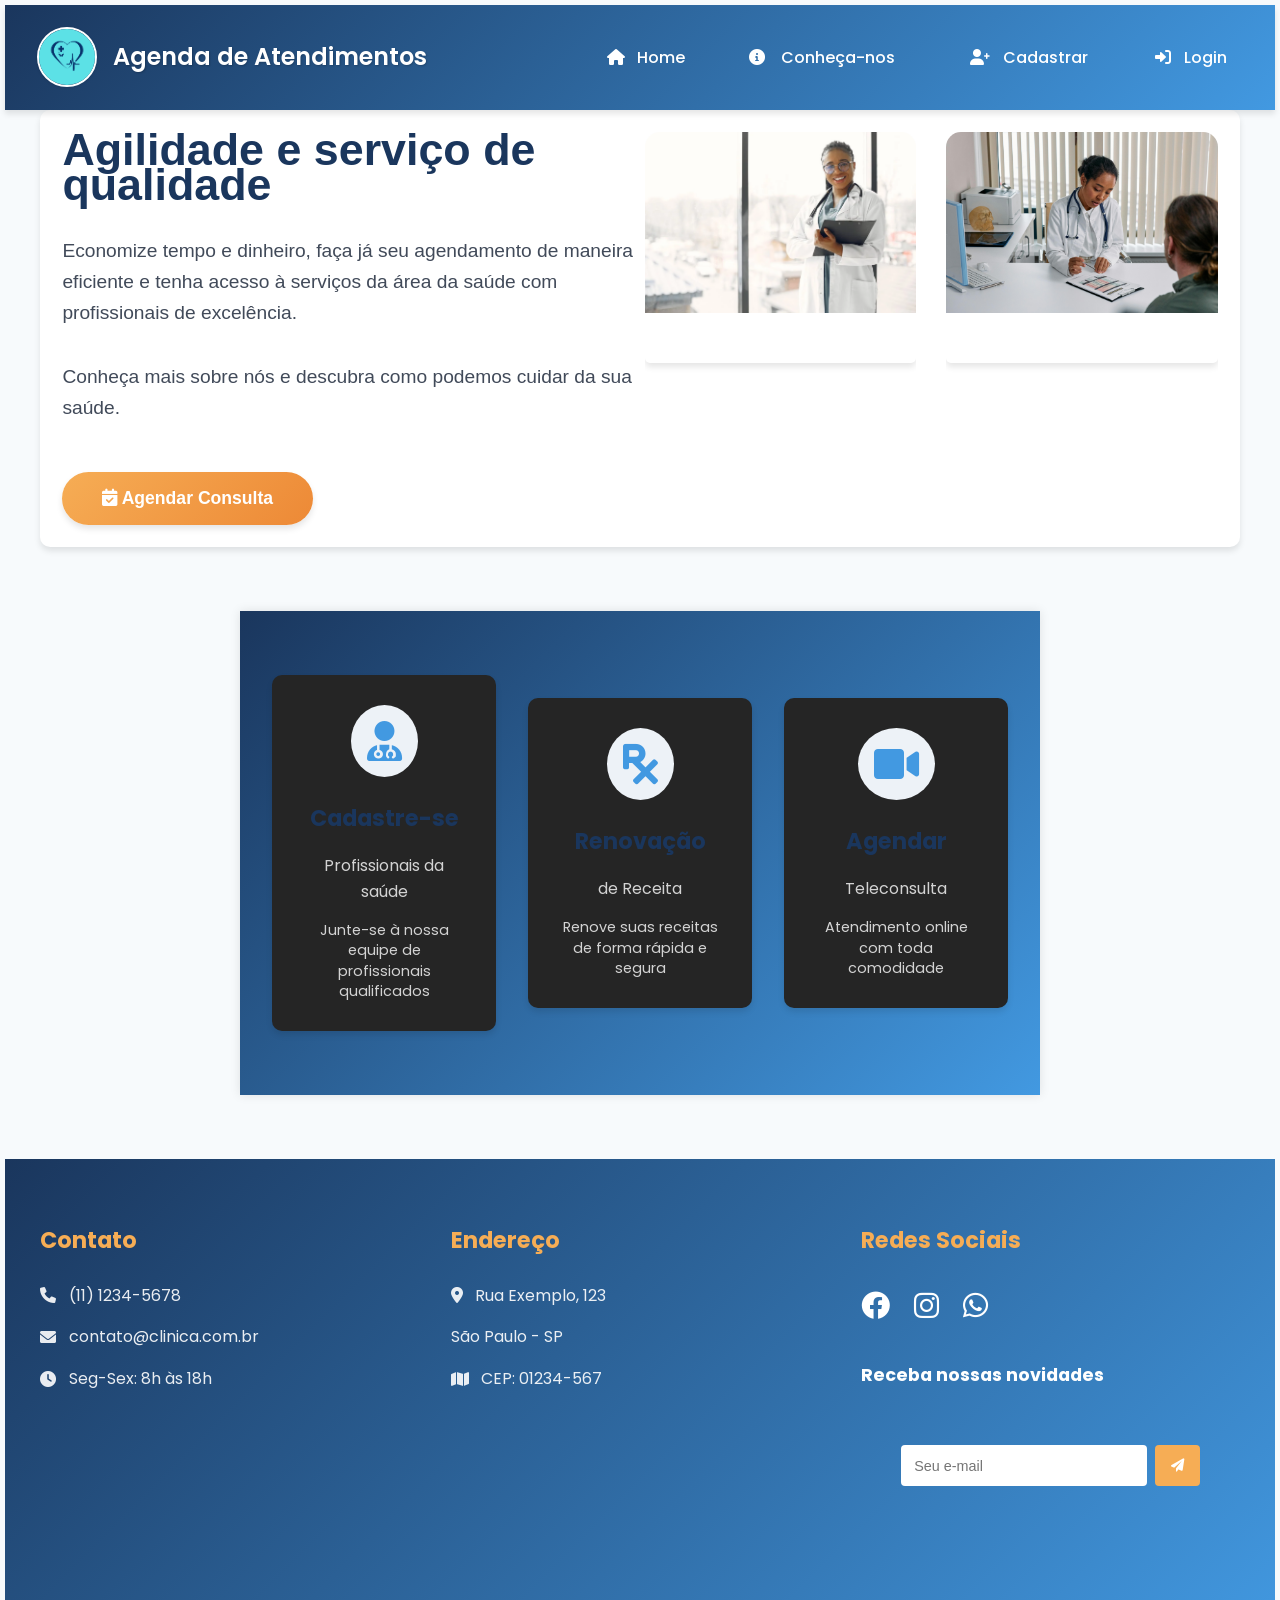
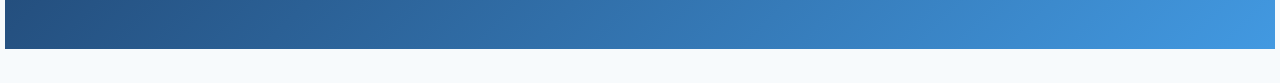
<file: Index.html>
<!DOCTYPE html>
<html lang="pt-BR">

<head>
    <meta charset="UTF-8">
    <meta name="viewport" content="width=device-width, initial-scale=1.0">
    <meta name="description" content="Agenda Online - Agende suas consultas médicas de forma rápida e eficiente">
    <title>Agenda Online - Sua Saúde em Primeiro Lugar</title>
    <link rel="stylesheet" href="css/styles.css">
    <link rel="stylesheet" href="https://cdnjs.cloudflare.com/ajax/libs/font-awesome/6.0.0/css/all.min.css">
    <link href="https://fonts.googleapis.com/css2?family=Poppins:wght@300;400;500;600;700&display=swap" rel="stylesheet">
    <style>
        .reveal {
            opacity: 0;
            transform: translateY(50px);
            /* Aqui você ajusta a duração da animação (1s = 1 segundo) */
            /* Pode mudar para valores como 0.5s (mais rápido) ou 2s (mais lento) */
            transition: all 2s ease;
        }

        .reveal.active {
            opacity: 1;
            transform: translateY(0);
        }

        /* Aqui você ajusta o tempo de espera entre cada elemento */
        .reveal-delay-1 {
            /* 0.2s = espera 0.2 segundos para começar */
            transition-delay: 0.4s;
        }

        .reveal-delay-2 {
            /* 0.4s = espera 0.4 segundos para começar */
            transition-delay: 0.6s;
        }

        .reveal-delay-3 {
            /* 0.6s = espera 0.6 segundos para começar */
            transition-delay: 0.8s;
        }
    </style>
</head>

<body>

    <header id="cabecalho">
        <div id="logo">
            <img src="img/Logotipo Clínica Médica Azul e Laranja .png" alt="logotipo inicial">
            <h1 id="logo1">Agenda de Atendimentos</h1>
        </div>
        <nav>
            <ul id="main">
                <li>
                    <a href="index.html" id="decoration">
                        <i class="fas fa-home"></i> Home
                        <div class="tooltip">Página inicial da clínica</div>
                    </a>
                </li>
                <li>
                    <a href="/index1.html" id="decoration">
                        <i class="fas fa-info-circle"></i> Conheça-nos
                        <div class="tooltip">Saiba mais sobre nossa clínica</div>
                    </a>
                </li>
                <li>
                    <a href="cadastro.html" id="decoration">
                        <i class="fas fa-user-plus"></i> Cadastrar
                        <div class="tooltip">Crie sua conta agora</div>
                    </a>
                </li>
                <li>
                    <a href="login.html" id="decoration">
                        <i class="fas fa-sign-in-alt"></i> Login
                        <div class="tooltip_login">Acesse sua conta</div>
                    </a>
                </li>
            </ul>
        </nav>
    </header>

    <main>
        <section class="folder reveal">
            <div class="conteudo">
                <div class="textos">
                    <h1 class="folder_h1">Agilidade e serviço de qualidade</h1>
                    <p class="folder_texto">Economize tempo e dinheiro, faça já seu agendamento de maneira eficiente e tenha acesso à serviços da área da saúde com profissionais de excelência.</p>
                    <p class="folder_texto">Conheça mais sobre nós e descubra como podemos cuidar da sua saúde.</p>
                    <button class="cta-button">
                        <i class="fas fa-calendar-check"></i> Agendar Consulta
                    </button>
                </div>
            </div>
            <div class="fotos_nav">
                <div class="foto-container reveal reveal-delay-1">
                    <img src="img/foto01.webp" alt="foto da médica" class="um">
                    <div class="foto-overlay">
                        <i class="fas fa-search-plus"></i>
                    </div>
                </div>
                <div class="foto-container reveal reveal-delay-2">
                    <img src="img/foto02.jpg" alt="foto da clínica" class="um">
                    <div class="foto-overlay">
                        <i class="fas fa-search-plus"></i>
                    </div>
                </div>
            </div>
        </section>

        <section class="servicos">
            <a href="cadastro.html" class="plantao reveal reveal-delay-1">
                <i class="fas fa-user-md"></i>
                <h3>Cadastre-se</h3>
                <p>Profissionais da saúde</p>
                <span class="servico-desc">Junte-se à nossa equipe de profissionais qualificados</span>
            </a>
            <a href="#" class="renovacao reveal reveal-delay-2">
                <i class="fas fa-prescription"></i>
                <h3>Renovação</h3>
                <p>de Receita</p>
                <span class="servico-desc">Renove suas receitas de forma rápida e segura</span>
            </a>
            <a href="catalogo.html" class="teleconsulta reveal reveal-delay-3">
                <i class="fas fa-video"></i>
                <h3>Agendar</h3>
                <p>Teleconsulta</p>
                <span class="servico-desc">Atendimento online com toda comodidade</span>
            </a>
        </section>
    </main>

    <footer class="footer reveal">
        <div class="footer-content">
            <div class="footer-section reveal reveal-delay-1">
                <h3>Contato</h3>
                <p><i class="fas fa-phone"></i> (11) 1234-5678</p>
                <p><i class="fas fa-envelope"></i> contato@clinica.com.br</p>
                <p><i class="fas fa-clock"></i> Seg-Sex: 8h às 18h</p>
            </div>
            <div class="footer-section reveal reveal-delay-2">
                <h3>Endereço</h3>
                <p><i class="fas fa-map-marker-alt"></i> Rua Exemplo, 123</p>
                <p>São Paulo - SP</p>
                <p><i class="fas fa-map"></i> CEP: 01234-567</p>
            </div>
            <div class="footer-section reveal reveal-delay-3">
                <h3>Redes Sociais</h3>
                <div class="social-links">
                    <a href="#" title="Facebook"><i class="fab fa-facebook"></i></a>
                    <a href="#" title="Instagram"><i class="fab fa-instagram"></i></a>
                    <a href="#" title="WhatsApp"><i class="fab fa-whatsapp"></i></a>
                </div>
                <div class="newsletter">
                    <h4>Receba nossas novidades</h4>
                    <form class="newsletter-form">
                        <input type="email" placeholder="Seu e-mail">
                        <button type="submit"><i class="fas fa-paper-plane"></i></button>
                    </form>
                </div>
            </div>
        </div>
        <div class="footer-bottom reveal">
            <p>&copy; 2024 Agenda Online. Todos os direitos reservados.</p>
        </div>
    </footer>

    <script>
        function reveal() {
            var reveals = document.querySelectorAll('.reveal');
            
            reveals.forEach(element => {
                var windowHeight = window.innerHeight;
                var elementTop = element.getBoundingClientRect().top;
                var elementVisible = 150;
                
                if (elementTop < windowHeight - elementVisible) {
                    element.classList.add('active');
                }
            });
        }

        window.addEventListener('scroll', reveal);
        // Para garantir que os elementos visíveis inicialmente também sejam animados
        window.addEventListener('load', reveal);
    </script>

</body>

</html>
</file>
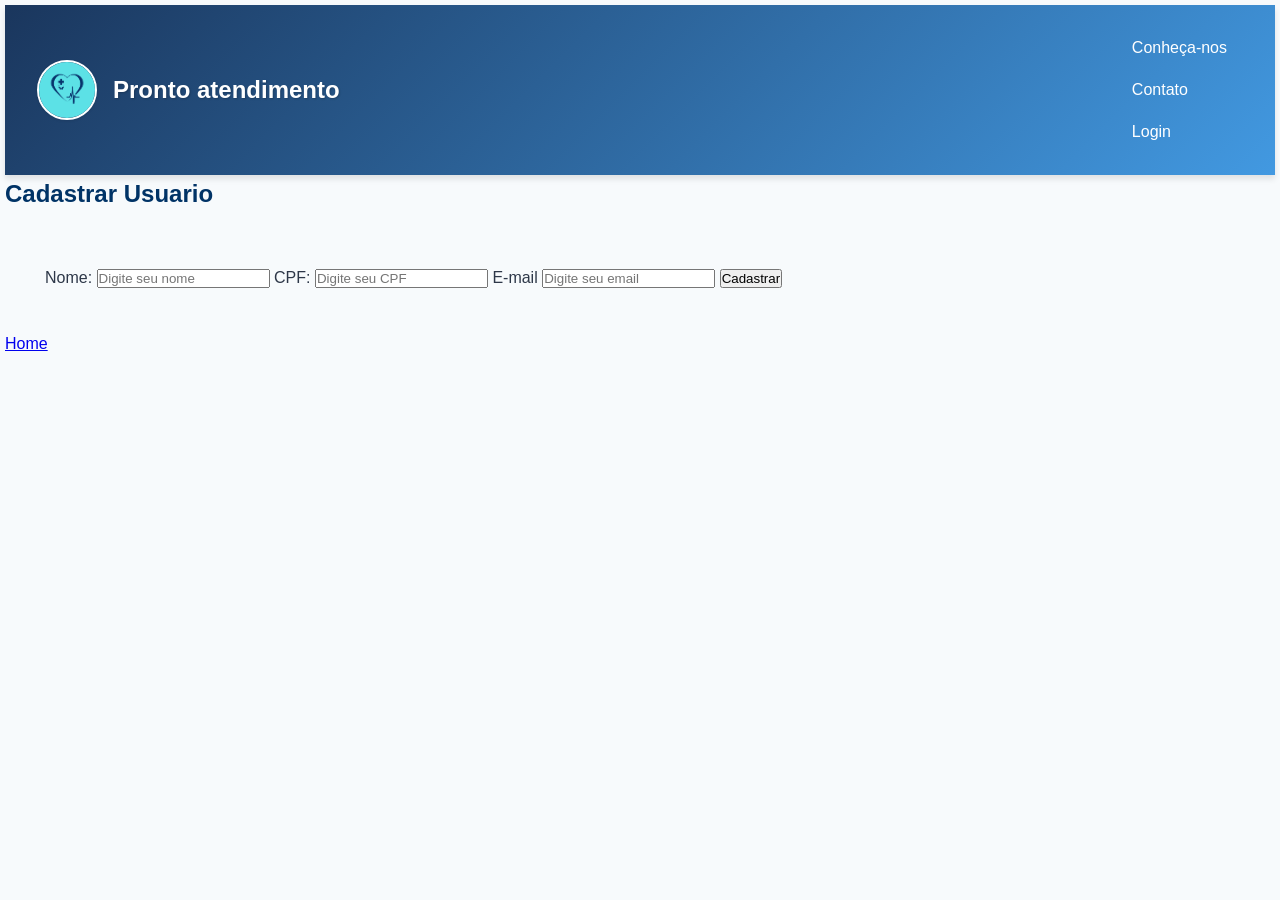
<file: index2.html>
<!DOCTYPE html>
<html lang="pt-br">
<head>
    <meta charset="UTF-8">
    <meta name="viewport" content="width=device-width, initial-scale=1.0">
    <title>Clinica 24hrs</title>
    <link rel="stylesheet" href="/css/styles.css">
</head>
<body>
    <div id="cabecalho">
        <div id="logo">
            <img src="/img/Logotipo Clínica Médica Azul e Laranja .png" alt="logotipo inicial">
                <h1 id="logo1">Pronto atendimento</h1>
        </div>
        <nav id="main">
            <ul>
                <li id="conheca-nos"><a href="index1.html" id="decoration" >Conheça-nos
                    <div class="tooltip">Mais detalhes sobre o Item Conheça-nos.</div>
                </a>
                </li>

                <li><a href="index2.html" id="decoration" >Contato</a>
                    <div class="tooltip">Mais detalhes sobre o Item Contato.</div>
                </li>
                                
                
                <li><a href="login.html" id="decoration">Login
                    <div class="tooltip">Mais detalhes sobre o Item 3.</div></a>
                </li>
            </ul>        
        </nav>    
    </div>
    <h2 class="cad">Cadastrar Usuario</h2>
            <form id="form" action="usuario.php" method="POST">
                <label id="label"for="nome">Nome:</label>
                <input type="text"name="nome"placeholder="Digite seu nome">

                <label id="label"for="cpf">CPF:</label>
                <input type="text"name="cpf"placeholder="Digite seu CPF">

                <label id="label"for="email">E-mail</label>
                <input type="text"name="email"placeholder="Digite seu email">

                <button type="submit">Cadastrar</button>

            </form>
    
    </div>    
    <a href="/index.html">Home</a>
</body>
</html>
</file>
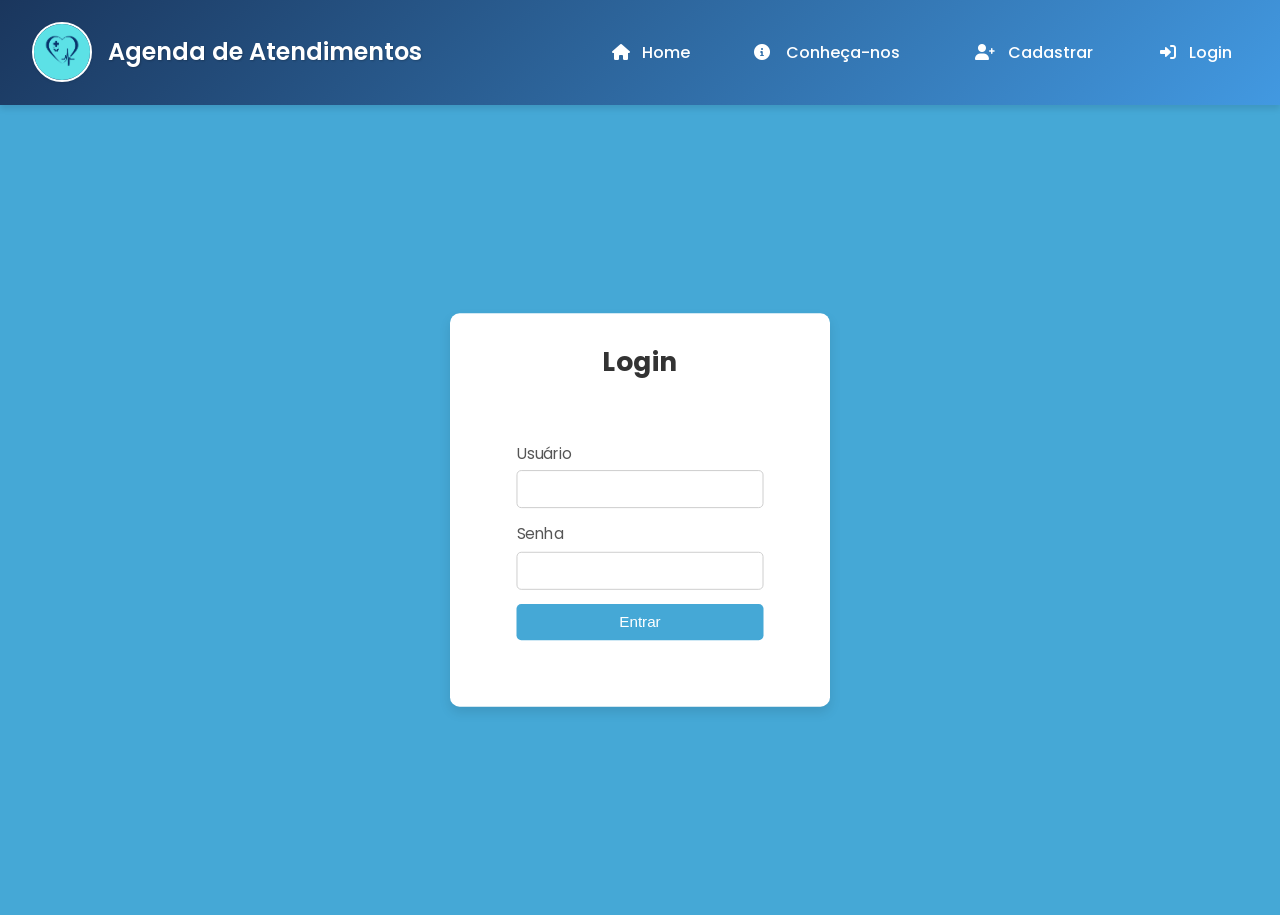
<file: login.html>
<!DOCTYPE html>
<html lang="pt-BR">

<head>
    <meta charset="UTF-8">
    <meta name="viewport" content="width=device-width, initial-scale=1.0">
    <meta name="description" content="Agenda Online - Agende suas consultas médicas de forma rápida e eficiente">
    <title>Login - Agenda Online</title>
    <link rel="stylesheet" href="css/styles.css">
    <link rel="stylesheet" href="https://cdnjs.cloudflare.com/ajax/libs/font-awesome/6.0.0/css/all.min.css">
    <link href="https://fonts.googleapis.com/css2?family=Poppins:wght@300;400;500;600;700&display=swap" rel="stylesheet">
    <style>
        body {
            margin: 0;
            padding: 0;
            overflow: hidden;
            height: 100vh;
        }

        .login-wrapper {
            display: flex;
            justify-content: center;
            align-items: center;
            height: calc(100vh - 90px);
            background-color: rgb(69, 168, 214);
            animation: background-animation 8s infinite alternate;
            padding: 20px;
            box-sizing: border-box;
        }

        @keyframes background-animation {
            0% {
                background-color: rgb(69, 168, 214);
            }
            100% {
                background-color: rgb(69, 168, 214);
            }
        }

        .login-container {
            width: 100%;
            max-width: 400px;
        }

        .login-box {
            background-color: #fff;
            padding: 30px;
            box-shadow: 0 6px 12px rgba(0, 0, 0, 0.1);
            border-radius: 10px;
            transform: scale(0.95);
            transition: transform 0.3s, box-shadow 0.3s;
        }

        .login-box:hover {
            transform: scale(1);
            box-shadow: 0 8px 16px rgba(0, 0, 0, 0.15);
        }

        h2 {
            text-align: center;
            margin-bottom: 20px;
            color: #333;
            font-size: 28px;
            animation: fade-in 1.2s ease-out;
        }

        @keyframes fade-in {
            from {
                opacity: 0;
                transform: translateY(-20px);
            }
            to {
                opacity: 1;
                transform: translateY(0);
            }
        }

        .input-group {
            margin-bottom: 15px;
            position: relative;
            animation: slide-in 1.5s ease-out;
        }

        @keyframes slide-in {
            from {
                opacity: 0;
                transform: translateX(-20px);
            }
            to {
                opacity: 1;
                transform: translateX(0);
            }
        }

        .login-box label {
            display: block;
            margin-bottom: 5px;
            color: #555;
        }

        .login-box input[type="text"],
        .login-box input[type="password"] {
            width: 100%;
            padding: 10px;
            border: 1px solid #ccc;
            border-radius: 5px;
            font-size: 16px;
            transition: border-color 0.3s;
            box-sizing: border-box;
        }

        .login-box input[type="text"]:focus,
        .login-box input[type="password"]:focus {
            border-color: #007bff;
            outline: none;
        }

        .login-button {
            width: 100%;
            padding: 10px;
            background-color: rgb(69, 168, 214);
            color: white;
            border: none;
            border-radius: 5px;
            font-size: 16px;
            cursor: pointer;
            transition: background-color 0.3s, box-shadow 0.3s;
        }

        .login-button:hover {
            background-color: #7edff0;
            box-shadow: 0 4px 8px rgba(0, 0, 0, 0.2);
        }

        @media (max-width: 500px) {
            .login-box {
                padding: 20px;
            }

            h2 {
                font-size: 24px;
            }

            .login-button {
                padding: 12px;
                font-size: 18px;
            }
        }
    </style>
</head>

<body>
    <header id="cabecalho">
        <div id="logo">
            <img src="img/Logotipo Clínica Médica Azul e Laranja .png" alt="logotipo inicial">
            <h1 id="logo1">Agenda de Atendimentos</h1>
        </div>
        <nav>
            <ul id="main">
                <li>
                    <a href="index.html" id="decoration">
                        <i class="fas fa-home"></i> Home
                        <div class="tooltip">Página inicial da clínica</div>
                    </a>
                </li>
                <li>
                    <a href="/index1.html" id="decoration">
                        <i class="fas fa-info-circle"></i> Conheça-nos
                        <div class="tooltip">Saiba mais sobre nossa clínica</div>
                    </a>
                </li>
                <li>
                    <a href="cadastro.html" id="decoration">
                        <i class="fas fa-user-plus"></i> Cadastrar
                        <div class="tooltip">Crie sua conta agora</div>
                    </a>
                </li>
                <li>
                    <a href="login.html" id="decoration">
                        <i class="fas fa-sign-in-alt"></i> Login
                        <div class="tooltip_login">Acesse sua conta</div>
                    </a>
                </li>
            </ul>
        </nav>
    </header>

    <div class="login-wrapper">
        <div class="login-container">
            <div class="login-box">
                <h2>Login</h2>
                <form>
                    <div class="input-group">
                        <label for="username">Usuário</label>
                        <input type="text" id="username" name="username" required>
                    </div>
                    <div class="input-group">
                        <label for="password">Senha</label>
                        <input type="password" id="password" name="password" required>
                    </div>
                    <button type="submit" class="login-button">Entrar</button>
                </form>
            </div>
        </div>
    </div>
</body>
</html>
</file>
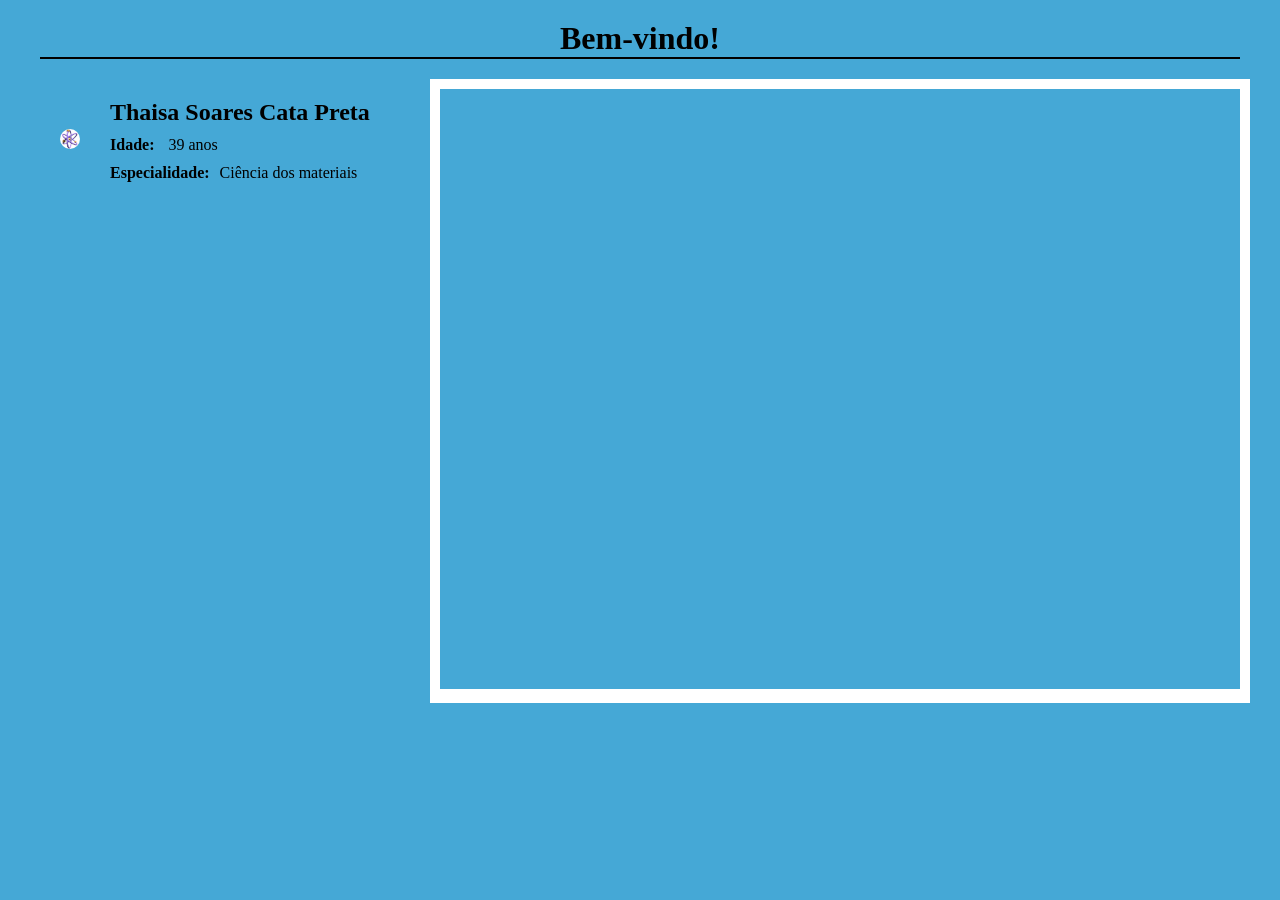
<file: perfil.html>
<!DOCTYPE html>
<html lang="en">
<head>
    <meta charset="UTF-8">
    <meta name="viewport" content="width=device-width, initial-scale=1.0">
    <title>Document</title>
    <style>
        *{
            margin: 10px;
            background-color: rgb(69, 168, 214);
        }
            #titulo{
                text-align: center;
                border-bottom: 2px solid;
            }

            img{
                height: 100%;
                border-radius: 200px;
                width: 100%;
               
            }
            #dados{
                display: flex;
                align-items: center;
                flex-direction: row;
                justify-content: flex-start;
                width: 80%;
                height: 80%;
                padding-right: 10%;
            }
            main{
                display: flex;
                flex-direction: row;
                justify-content: space-between;
            }
            #nome{
                margin-left: 20px;
                width: 200%;
            }
            #dado{
                width: 200%;
            }
            #agenda{
                background-color: white;
                width: 80%;
                height: 80%;
                
            }

            
    </style>
</head>
<body>
    <header>
        <h1 id="titulo">Bem-vindo!</h1>
    </header>
    <main>
        <div id="dados">
        <div><img src="img/perfil.jfif" alt="Foto perfil átomo"></div>
        <div>
            <h2 id="nome">Thaisa Soares Cata Preta</h2>
            <p id="dado"><strong>Idade:</strong> 39 anos</p>
            <p id="dado"><strong>Especialidade:</strong>Ciência dos materiais</p>
        </div>
    </div>
    <div id="agenda">
        <iframe src="https://calendar.google.com/calendar/embed?src=agendathaisascp%40gmail.com&ctz=America%2FSao_Paulo" style="border: 0" width="800" height="600" frameborder="0" scrolling="no"></iframe>
    </div>
    </main>
    
</body>
</html>
</file>
<file: css/styles.css>
/* Variáveis de cores */
:root {
    --primary-color: #1a365d;
    --secondary-color: #4299e1;
    --accent-color: #f6ad55;
    --background-color: #f7fafc;
    --text-color: #2d3748;
    --light-gray: #edf2f7;
    --white: #ffffff;
    --gradient-primary: linear-gradient(135deg, #1a365d 0%, #4299e1 100%);
    --gradient-accent: linear-gradient(135deg, #f6ad55 0%, #ed8936 100%);
    --shadow-sm: 0 1px 3px rgba(0,0,0,0.1);
    --shadow-md: 0 4px 6px rgba(0,0,0,0.1);
    --shadow-lg: 0 10px 15px rgba(0,0,0,0.1);
}

/* Reset e estilos gerais */
* {
    padding: 0;
    margin: 0;
    box-sizing: border-box;
}

body {
    font-family: 'Poppins', 'Segoe UI', sans-serif;
    background-color: var(--background-color);
    color: var(--text-color);
    line-height: 1.6;
}

/* Cabeçalho */
#cabecalho {
    display: flex;
    justify-content: space-between;
    align-items: center;
    padding: 1.4rem 2rem;
    background: var(--gradient-primary);
    box-shadow: var(--shadow-md);
    position: sticky;
    top: 0;
    z-index: 1000;
}

#logo {
    display: flex;
    align-items: center;
    gap: 1rem;
}

#logo img {
    width: 60px;
    height: 60px;
    border-radius: 50%;
    object-fit: cover;
    border: 2px solid var(--white);
    box-shadow: var(--shadow-sm);
}

#logo1 {
    color: var(--white);
    font-size: 1.5rem;
    font-weight: 600;
    text-shadow: 1px 1px 2px rgba(0,0,0,0.2);
}

/* Menu de navegação */
#main {
    list-style-type: none;
    padding: 0;
    display: flex;
    justify-content: flex-end;
    align-items: center;
    margin-left: auto;
    gap: 1.5rem;
    width: auto;
}

nav {
    margin-left: auto;
    display: flex;
    align-items: center;
    width: auto;
}

#decoration {
    color: var(--white);
    text-decoration: none;
    font-weight: 500;
    padding: 0.5rem 1rem;
    border-radius: 4px;
    display: flex;
    align-items: center;
    gap: 0.5rem;
    transition: all 0.3s ease;
    padding-left: 1rem;
}

#decoration:hover {
    background-color: rgba(255,255,255,0.1);
    transform: translateY(-2px);
}

/* Ajuste dos ícones */
#decoration i {
    font-size: 1rem;
    margin-right: 0.3rem;
}

/* Tooltips */
.tooltip, .tooltip_login {
    display: none;
    position: absolute;
    background-color: var(--primary-color);
    color: var(--white);
    padding: 0.5rem 1rem;
    border-radius: 4px;
    font-size: 0.8rem;
    width: 200px;
    margin-top: 5px;
    z-index: 1;
}

/* Conteúdo principal */
.folder {
    display: flex;
    gap: 2rem;
    padding: 4rem 2rem;
    max-width: 1200px;
    margin: 0 auto;
    background: var(--white);
    border-radius: 10px;
    box-shadow: var(--shadow-md);
    margin-top: 2rem;
}

.textos {
    flex: 1;
}

.folder_h1 {
    font-size: 2.8rem;
    color: var(--primary-color);
    margin-bottom: 1.5rem;
    line-height: 1.2;
    font-weight: 700;
}

.folder_texto {
    font-size: 1.2rem;
    color: var(--text-color);
    margin-bottom: 1.5rem;
    opacity: 0.9;
}

/* Seção de serviços */
.servicos {
    display: flex;
    justify-content: center;
    gap: 2rem;
    padding: 4rem 2rem;
    background: var(--gradient-primary);
    margin-top: 4rem;
}

.servicos a {
    flex: 1;
    max-width: 300px;
    padding: 2.5rem;
    background: var(--white);
    color: var(--primary-color);
    text-decoration: none;
    border-radius: 15px;
    text-align: center;
    transition: all 0.3s ease;
    box-shadow: var(--shadow-md);
}

.servicos a:hover {
    transform: translateY(-10px);
    box-shadow: var(--shadow-lg);
}

.servicos a i {
    font-size: 2.5rem;
    margin-bottom: 1.5rem;
    color: var(--secondary-color);
    background: var(--light-gray);
    padding: 1rem;
    border-radius: 50%;
}

.servicos a h3 {
    font-size: 1.4rem;
    margin-bottom: 1rem;
    color: var(--primary-color);
}

.servicos a p {
    font-size: 1rem;
    opacity: 0.8;
}

/* Galeria de fotos */
.fotos_nav {
    display: flex;
    gap: 2rem;
}

.fotos_nav img {
    width: 300px;
    height: 200px;
    object-fit: cover;
    border-radius: 15px;
    box-shadow: var(--shadow-md);
    transition: all 0.3s ease;
}

.fotos_nav img:hover {
    transform: scale(1.05) rotate(2deg);
    box-shadow: var(--shadow-lg);
}

/* Responsividade */
@media (max-width: 1024px) {
    .folder {
        flex-direction: column;
        padding: 3rem 1.5rem;
    }
    
    .fotos_nav {
        justify-content: center;
    }
    
    .servicos {
        flex-direction: column;
        align-items: center;
        padding: 3rem 1.5rem;
    }
    
    .servicos a {
        width: 100%;
        max-width: 400px;
    }
}

@media (max-width: 768px) {
    #main {
        display: none;
    }
    
    #cabecalho {
        padding: 1rem;
    }
    
    .folder_h1 {
        font-size: 2.2rem;
    }
    
    .fotos_nav img {
        width: 100%;
        max-width: 300px;
    }
    
    .footer-content {
        flex-direction: column;
        align-items: center;
        text-align: center;
    }
}

/* GERAL */
* {
    padding: 0;
    margin: 0;
    box-sizing: border-box;
}

body {
    flex-wrap: wrap;
    margin: 5px;
}

#cabecalho {
    display: flex;
    justify-content: space-between;
    align-items: center;
    padding: 1.4rem 2rem;
    background: var(--gradient-primary);
    box-shadow: var(--shadow-md);
    position: sticky;
    top: 0;
    z-index: 1000;
}

#logo {
    display: flex;
    align-items: center;
    gap: 1rem;
}

#logo img {
    width: 60px;
    height: 60px;
    border-radius: 50%;
    object-fit: cover;
    border: 2px solid var(--white);
    box-shadow: var(--shadow-sm);
}

#logo1 {
    color: var(--white);
    font-size: 1.5rem;
    font-weight: 600;
    text-shadow: 1px 1px 2px rgba(0,0,0,0.2);
}

#decoration {
    color: var(--white);
    text-decoration: none;
    font-weight: 500;
    padding: 0.5rem 1rem;
    border-radius: 4px;
    width: auto;
    height: auto;
    display: flex;
    align-items: center;
    gap: 0.5rem;
    transition: all 0.3s ease;
}

#decoration:hover {
    background-color: rgba(255,255,255,0.1);
    transform: translateY(-2px);
}

.tooltip {
    display: none;
    position: absolute;
    top: 100%;
    left: 0;
    background-color: var(--primary-color);
    color: var(--white);
    padding: 0.5rem 1rem;
    border-radius: 4px;
    font-size: 0.8rem;
    width: 200px;
    margin-top: 5px;
    z-index: 1;
}

li:hover .tooltip {
    display: block;
}

.tooltip_login {
    display: none;
    position: absolute;
    top: 100%;
    right: 5px;
    background-color: var(--primary-color);
    color: var(--white);
    padding: 0.5rem 1rem;
    border-radius: 4px;
    font-size: 0.8rem;
    width: 200px;
    margin-top: 5px;
    z-index: 1;
}

li:hover .tooltip_login {
    display: block;
}

#decoration {
    padding-left: 3vh;
}

#main {
    display: flex;
    align-items: center;
    gap: 1.5rem;
    list-style: none;
}

#main li {
    position: relative;
    display: flex;
    align-items: center;
}

#decoration {
    color: var(--white);
    text-decoration: none;
    font-weight: 500;
    padding: 0.5rem 1rem;
    border-radius: 4px;
    transition: all 0.3s ease;
}

#decoration:hover {
    background-color: rgba(255,255,255,0.1);
    transform: translateY(-2px);
}

/* folder */
.folder {
    height: 100%;
    color: #fff;
    font-family: Helvetica;
    display: flex;
    grid-gap: 10px;
    margin: auto;
    max-width: auto;
    flex-direction: row;
    justify-content: space-between;
    width: 100%;
    padding: 1.4rem;
}

.textos {
    width: 100%;
    height: 50%;
}

.folder_p {
    padding-top: 20px;
    margin-bottom: 15px;
}

.folder_h1 {
    display: flex;
    width: 100%;
    line-height: 35px;
}

.folder_texto {
    padding-top: 10px;
}

/* SERVICOS */
.servicos {
    display: flex;
    justify-content: space-around;
    flex-wrap: wrap;
    width: 100%;
    align-items: center;
}

.servicos a {
    display: block;
    text-align: center;
    padding: 30px;
    background-color:rgb(37, 37, 37);
    color: white;
    border-radius: 10px;
    text-decoration: none;
    font-size: .9rem;
    width: 30%;
}

.servicos a:hover {
    background-color: lightcyan;
    color: grey;
} 

.fotos_nav img{
    width: 300px;
    height: auto;
    object-fit: cover;
    border-radius: 5px;
}

.fotos_nav {
    display: flex;
    justify-content: space-around;
    gap: 30px;
    width: 50%;
}

.clinica {
    background-color: #003366;
    color: white;
    text-align: center;
    padding: 2em 0;
}

header h1 {
    margin: 0;
    font-size: 2.5em;
}

header p {
    font-size: 1.2em;
}

section {
    padding: 3em;
    background-color: white;
    margin: 1em auto;
    max-width: 800px;
    box-shadow: 0px 0px 10px rgba(0, 0, 0, 0.1);
}

h2 {
    color: #003366;
    margin-bottom: 0.5em;
}

.team-member {
    display: flex;
    align-items: center;
    margin-bottom: 2em;
}

.team-member img {
    border-radius: 50%;
    width: 150px;
    height: 150px;
    margin-right: 1.5em;
}

#main{
    list-style-type: none;
    padding: 0;
    display: flex;
    flex-direction: row;
    justify-content: flex-end;
    align-items: flex-end;
    width: 50%;
}

#contact p {
    font-size: 1.1em;
}

body .folder .fotos_nav .um{
    max-height: 100%;
    max-width: 100%;
    padding-bottom: 50px;
}

.conteudo{
    width: 50%;
}

#decoration:hover {
    color:rgb(37, 37, 37);
} 

#decoration{
    padding-left: 3vh;
}

@media (max-width: 1024px) {
    #main{display: none;}
    #cabecalho{width: 100%;}
}

form{
    padding: 40px;
}

#Form{
    padding: 40px 40px 20px 40px;
    color: #fff;
}

.form-check{
    padding-top: 40px;
}

/* Botão CTA */
.cta-button {
    background: var(--gradient-accent);
    color: var(--white);
    padding: 1rem 2.5rem;
    border: none;
    border-radius: 50px;
    font-size: 1.1rem;
    font-weight: 600;
    cursor: pointer;
    transition: all 0.3s ease;
    margin-top: 1.5rem;
    box-shadow: var(--shadow-md);
}

.cta-button:hover {
    transform: translateY(-3px);
    box-shadow: var(--shadow-lg);
}

/* Footer */
.footer {
    background: var(--gradient-primary);
    color: var(--white);
    padding: 4rem 2rem 1rem;
    margin-top: 4rem;
}

.footer-content {
    display: flex;
    justify-content: space-around;
    flex-wrap: wrap;
    gap: 2rem;
    max-width: 1200px;
    margin: 0 auto;
}

.footer-section {
    flex: 1;
    min-width: 250px;
}

.footer-section h3 {
    font-size: 1.4rem;
    margin-bottom: 1.5rem;
    color: var(--accent-color);
}

.footer-section p {
    margin-bottom: 1rem;
    display: flex;
    align-items: center;
    gap: 0.8rem;
    opacity: 0.9;
}

.social-links {
    display: flex;
    gap: 1.5rem;
    margin-top: 1.5rem;
}

.social-links a {
    color: var(--white);
    font-size: 1.8rem;
    transition: all 0.3s ease;
}

.social-links a:hover {
    color: var(--accent-color);
    transform: translateY(-3px);
}

.footer-bottom {
    text-align: center;
    margin-top: 3rem;
    padding-top: 2rem;
    border-top: 1px solid rgba(255,255,255,0.1);
    opacity: 0.8;
}

/* Ícones nos serviços */
.servicos a i {
    font-size: 2.5rem;
    margin-bottom: 1.5rem;
    color: var(--secondary-color);
    background: var(--light-gray);
    padding: 1rem;
    border-radius: 50%;
}

.servicos a h3 {
    font-size: 1.4rem;
    margin-bottom: 1rem;
    color: var(--primary-color);
}

.servicos a p {
    font-size: 1rem;
    opacity: 0.8;
}

/* Container de fotos */
.foto-container {
    position: relative;
    overflow: hidden;
    border-radius: 15px;
}

.foto-overlay {
    position: absolute;
    top: 0;
    left: 0;
    width: 100%;
    height: 100%;
    background: rgba(0,0,0,0.5);
    display: flex;
    justify-content: center;
    align-items: center;
    opacity: 0;
    transition: all 0.3s ease;
}

.foto-container:hover .foto-overlay {
    opacity: 1;
}

.foto-overlay i {
    color: var(--white);
    font-size: 2rem;
    transform: scale(0);
    transition: all 0.3s ease;
}

.foto-container:hover .foto-overlay i {
    transform: scale(1);
}

/* Descrição dos serviços */
.servico-desc {
    display: block;
    font-size: 0.9rem;
    margin-top: 1rem;
    opacity: 0.8;
    line-height: 1.4;
}

/* Newsletter */
.newsletter {
    margin-top: 2rem;
}

.newsletter h4 {
    font-size: 1.1rem;
    margin-bottom: 1rem;
    color: var(--white);
}

.newsletter-form {
    display: flex;
    gap: 0.5rem;
}

.newsletter-form input {
    flex: 1;
    padding: 0.8rem;
    border: none;
    border-radius: 4px;
    font-size: 0.9rem;
}

.newsletter-form button {
    background: var(--accent-color);
    color: var(--white);
    border: none;
    border-radius: 4px;
    padding: 0 1rem;
    cursor: pointer;
    transition: all 0.3s ease;
}

.newsletter-form button:hover {
    background: var(--secondary-color);
    transform: translateY(-2px);
}

/* Efeitos de hover nos cards de serviço */
.servicos a {
    position: relative;
    overflow: hidden;
}

.servicos a::before {
    content: '';
    position: absolute;
    top: 0;
    left: 0;
    width: 100%;
    height: 100%;
    background: var(--gradient-accent);
    opacity: 0;
    transition: all 0.3s ease;
    z-index: 1;
}

.servicos a:hover::before {
    opacity: 0.1;
}

.servicos a > * {
    position: relative;
    z-index: 2;
}

/* Animação suave para o botão CTA */
@keyframes pulse {
    0% {
        transform: scale(1);
    }
    50% {
        transform: scale(1.05);
    }
    100% {
        transform: scale(1);
    }
}

.cta-button {
    animation: pulse 2s infinite;
}

.cta-button:hover {
    animation: none;
}

/* Estilo específico para o botão Conheça-nos */
#main li a[href="/index1.html"] {
    min-width: 150px;
    text-align: center;
    justify-content: center;
    padding: 0.5rem 1.5rem;
    white-space: nowrap;
}

#main li a[href="/index1.html"] i {
    margin-right: 0.5rem;
}
</file>
